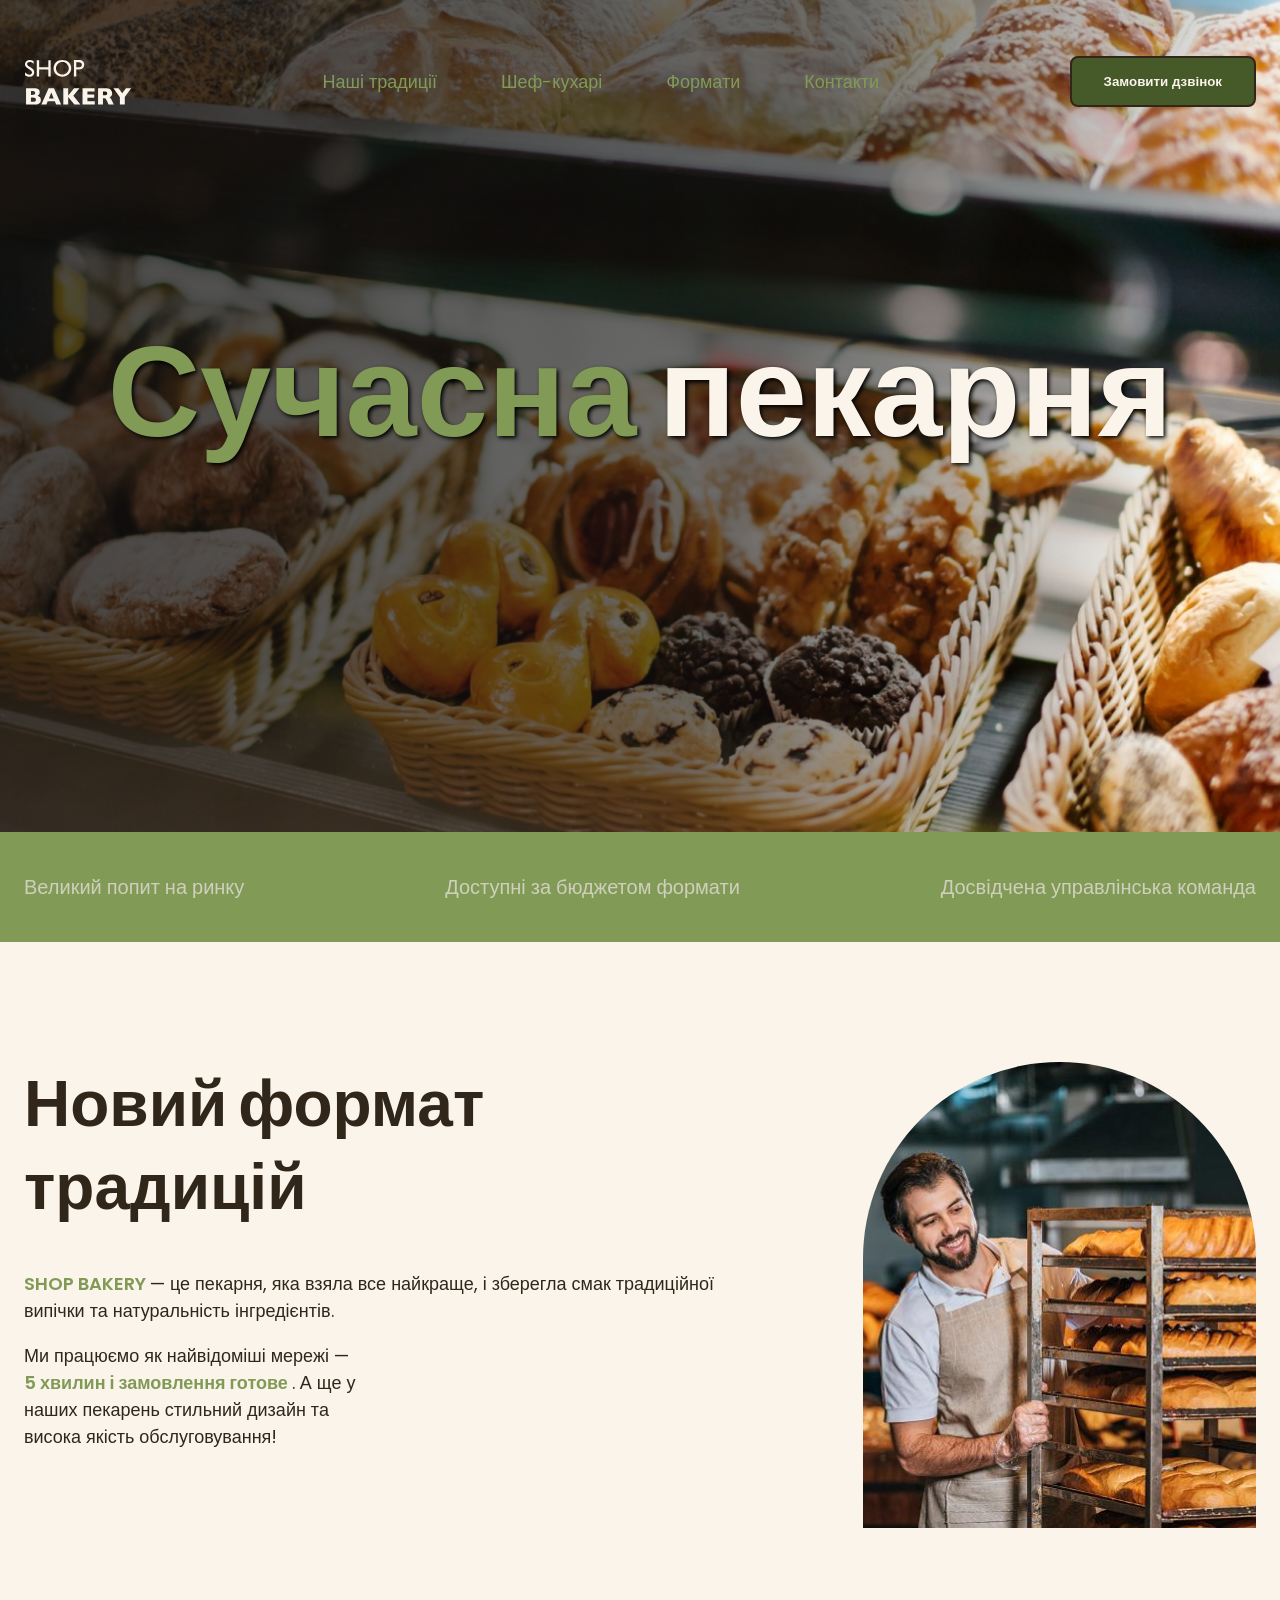
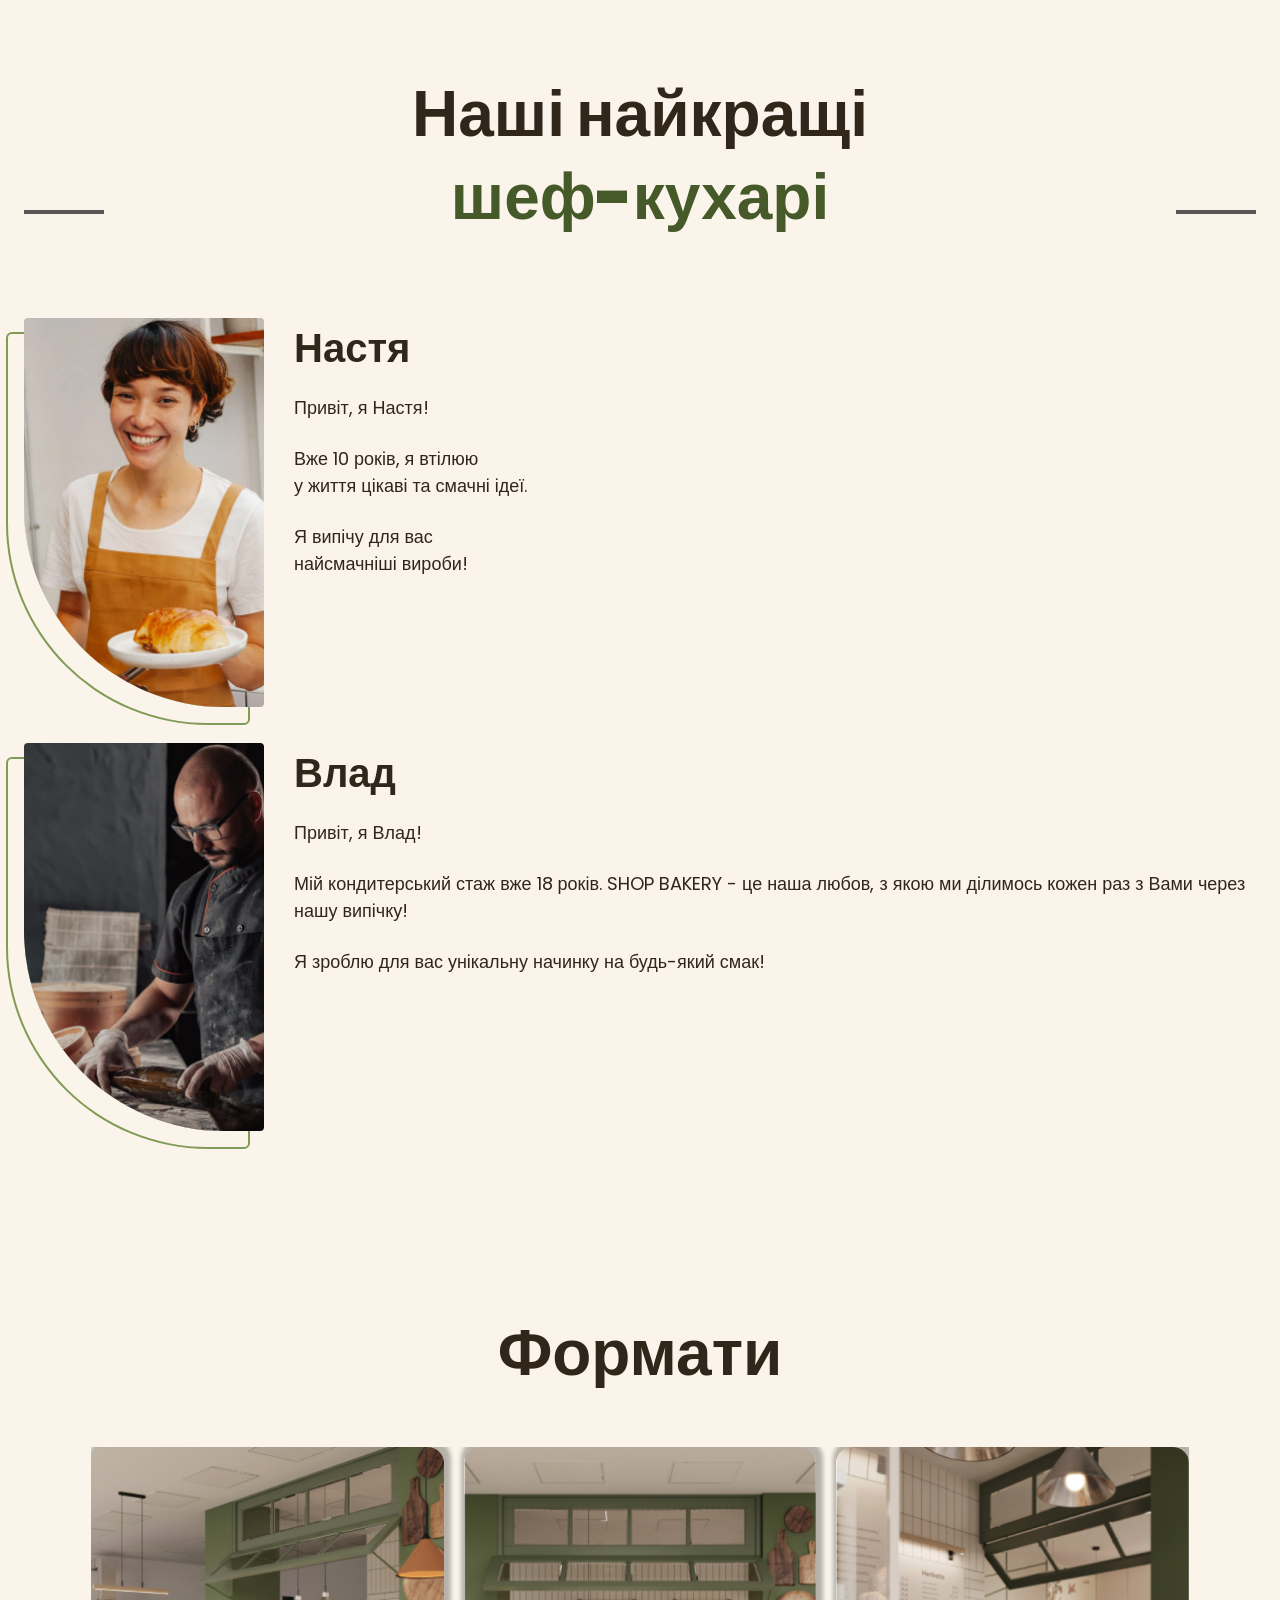
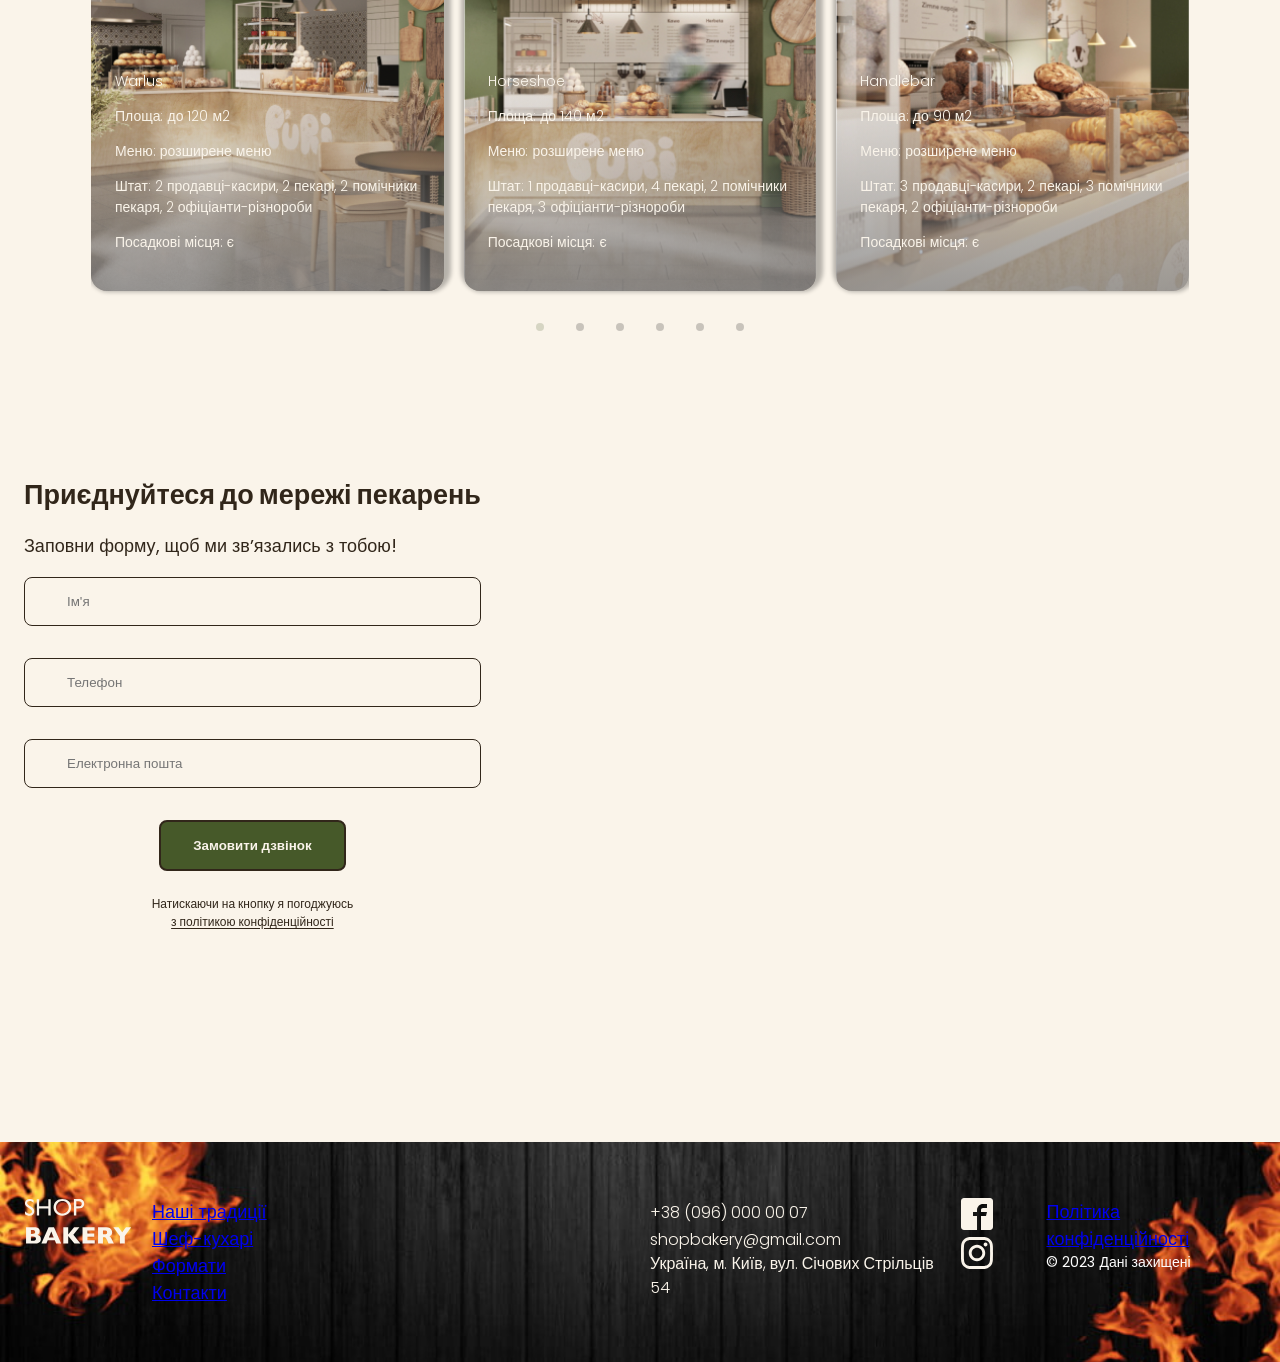
<file: index.html>
<!doctype html>
<html lang="uk">
  <head>
    <meta charset="UTF-8" />
    <meta http-equiv="X-UA-Compatible" content="IE=edge" />
    <meta name="viewport" content="width=device-width, initial-scale=1.0" />
    <title>Сучасна пекарня</title>
    <link
      rel="stylesheet"
      href="https://cdn.jsdelivr.net/npm/swiper@11/swiper-bundle.min.css"
    />
    <link rel="stylesheet" href="./css/main.min.css" />
  </head>
  <body>
    <header class="header">
      <div class="container">
        <div class="header__container">
          <nav class="header__nav">
            <a href="/">
              <img src="./images/logo.svg" alt="Логотип" />
            </a>
            <ul class="header__menu">
              <li>
                <a class="link" href="#traditions-section">Наші традиції</a>
              </li>
              <li><a class="link" href="#chefs-section">Шеф-кухарі</a></li>
              <li><a class="link" href="#forms">Формати</a></li>
              <li><a class="link" href="#contacts">Контакти</a></li>
            </ul>
          </nav>
          <button class="header__button button modal-btn-open" type="button">
            Замовити дзвінок
          </button>
          <button class="header__burger menu-btn-open" type="button">
            <svg class="address-icon" width="32" height="32">
              <use href="./images/menu.svg"></use>
            </svg>
          </button>
          <div class="mobile-menu">
            <button class="mobile-menu__btn-close menu-btn-close" type="button">
              Close
            </button>
          </div>
        </div>
      </div>
    </header>

    <main>
      <section class="hero-section">
        <div class="container">
          <h1 class="hero-section__title">
            <span class="text-brand">Сучасна</span> пекарня
          </h1>
          <button
            class="hero-section__button button modal-btn-open"
            type="button"
          >
            Замовити дзвінок
          </button>
        </div>
      </section>

      <section class="advantages-section" id="advantages-section">
        <div class="container">
          <h2 class="visually-hidden">Наші переваги</h2>
          <ul class="advantages-section__list">
            <li class="advantages-section__item">Великий попит на ринку</li>
            <li class="advantages-section__item">
              Доступні за бюджетом формати
            </li>
            <li class="advantages-section__item">
              Досвідчена управлінська команда
            </li>
          </ul>
        </div>
      </section>

      <section class="traditions-section section" id="traditions-section">
        <div class="container">
          <div class="traditions-section__container">
            <div class="traditions-section__content">
              <h2 class="traditions-section__title section__title">
                Новий формат традицій
              </h2>
              <p>
                <span class="text-brand text-bold text-uppercase">
                  shop bakery
                </span>
                — це пекарня, яка взяла все найкраще, і зберегла смак
                традиційної випічки та натуральність інгредієнтів.
              </p>
              <p
                class="traditions-section__text traditions-section__text--limited"
              >
                Ми працюємо як найвідоміші мережі —
                <span class="text-brand text-bold">
                  5 хвилин і замовлення готове
                </span>
                . А ще у наших пекарень стильний дизайн та висока якість
                обслуговування!
              </p>
            </div>
            <img
              class="traditions-section__image"
              src="./images/baker-man.jpg"
              alt="Пекар"
            />
          </div>
        </div>
      </section>

      <section class="chef-section section" id="chefs-section">
        <div class="container">
          <h2
            class="chef-section__title section__title section__title--centered"
          >
            Наші найкращі <br />
            <span class="text-brand-dark">шеф-кухарі</span>
          </h2>
          <ul class="chef-section__list">
            <li class="chef-section__item">
              <article class="chef-card">
                <img
                  class="chef-card__img"
                  src="./images/nastya-chef.jpg"
                  alt="Настя"
                />
                <div>
                  <h3 class="chef-card__title">Настя</h3>
                  <p class="chef-card__text">Привіт, я Настя!</p>
                  <p class="chef-card__text">
                    Вже 10 років, я втілюю <br />
                    у життя цікаві та смачні ідеї.
                  </p>
                  <p class="chef-card__text">
                    Я випічу для вас <br />
                    найсмачніші вироби!
                  </p>
                </div>
              </article>
            </li>
            <li class="chef-section__item">
              <article class="chef-card">
                <img
                  class="chef-card__img"
                  src="./images/vlad-chef.jpg"
                  alt="Влад"
                />
                <div>
                  <h3 class="chef-card__title">Влад</h3>
                  <p class="chef-card__text">Привіт, я Влад!</p>
                  <p class="chef-card__text">
                    Мій кондитерський стаж вже 18 років. SHOP BAKERY - це наша
                    любов, з якою ми ділимось кожен раз з Вами через нашу
                    випічку!
                  </p>
                  <p class="chef-card__text">
                    Я зроблю для вас унікальну начинку на будь-який смак!
                  </p>
                </div>
              </article>
            </li>
          </ul>
        </div>
      </section>

      <section class="formats-section section" id="forms">
        <div class="container">
          <h2
            class="formats-section__title section__title section__title--centered"
          >
            Формати
          </h2>
          <div class="formats-section__slider">
            <button
              class="formats-section__button carousel-button prev"
              type="button"
            >
              <svg width="32" height="32">
                <use href="./images/circle-left.svg"></use>
              </svg>
            </button>
            <div class="formats-section__container swiper">
              <ul class="formats-section__list swiper-wrapper">
                <li class="swiper-slide">
                  <article class="format-card">
                    <img
                      class="format-card__image"
                      src="./images/walrus-format.jpg"
                      alt="Warlus format"
                    />
                    <h3 class="format-card__title" lang="en">Warlus</h3>
                    <div class="format-card__text">
                      <p>Площа: до 120 м2</p>
                      <p>Меню: розширене меню</p>
                      <p>
                        Штат: 2 продавці-касири, 2 пекарі, 2 помічники пекаря, 2
                        офіціанти-різнороби
                      </p>
                      <p>Посадкові місця: є</p>
                    </div>
                  </article>
                </li>
                <li class="swiper-slide">
                  <article class="format-card">
                    <img
                      class="format-card__image"
                      src="./images/horseshoe-format.jpg"
                      alt="Horseshoe format"
                    />
                    <h3 class="format-card__title" lang="en">Horseshoe</h3>
                    <div class="format-card__text">
                      <p>Площа: до 140 м2</p>
                      <p>Меню: розширене меню</p>
                      <p>
                        Штат: 1 продавці-касири, 4 пекарі, 2 помічники пекаря, 3
                        офіціанти-різнороби
                      </p>
                      <p>Посадкові місця: є</p>
                    </div>
                  </article>
                </li>
                <li class="swiper-slide">
                  <article class="format-card">
                    <img
                      class="format-card__image"
                      src="./images/handlebar-format.jpg"
                      alt="Handlebar format"
                    />
                    <h3 class="format-card__title" lang="en">Handlebar</h3>
                    <div class="format-card__text">
                      <p>Площа: до 90 м2</p>
                      <p>Меню: розширене меню</p>
                      <p>
                        Штат: 3 продавці-касири, 2 пекарі, 3 помічники пекаря, 2
                        офіціанти-різнороби
                      </p>
                      <p>Посадкові місця: є</p>
                    </div>
                  </article>
                </li>
                <li class="swiper-slide">
                  <article class="format-card">
                    <img
                      class="format-card__image"
                      src="./images/walrus-format.jpg"
                      alt="Warlus format"
                    />
                    <h3 class="format-card__title" lang="en">Warlus</h3>
                    <div class="format-card__text">
                      <p>Площа: до 120 м2</p>
                      <p>Меню: розширене меню</p>
                      <p>
                        Штат: 2 продавці-касири, 2 пекарі, 2 помічники пекаря, 2
                        офіціанти-різнороби
                      </p>
                      <p>Посадкові місця: є</p>
                    </div>
                  </article>
                </li>
                <li class="swiper-slide">
                  <article class="format-card">
                    <img
                      class="format-card__image"
                      src="./images/horseshoe-format.jpg"
                      alt="Horseshoe format"
                    />
                    <h3 class="format-card__title" lang="en">Horseshoe</h3>
                    <div class="format-card__text">
                      <p>Площа: до 140 м2</p>
                      <p>Меню: розширене меню</p>
                      <p>
                        Штат: 1 продавці-касири, 4 пекарі, 2 помічники пекаря, 3
                        офіціанти-різнороби
                      </p>
                      <p>Посадкові місця: є</p>
                    </div>
                  </article>
                </li>
                <li class="swiper-slide">
                  <article class="format-card">
                    <img
                      class="format-card__image"
                      src="./images/handlebar-format.jpg"
                      alt="Handlebar format"
                    />
                    <h3 class="format-card__title" lang="en">Handlebar</h3>
                    <div class="format-card__text">
                      <p>Площа: до 90 м2</p>
                      <p>Меню: розширене меню</p>
                      <p>
                        Штат: 3 продавці-касири, 2 пекарі, 3 помічники пекаря, 2
                        офіціанти-різнороби
                      </p>
                      <p>Посадкові місця: є</p>
                    </div>
                  </article>
                </li>
              </ul>
              <div class="pagination">
                <span class="pagination__button"></span>
                <span class="pagination__button"></span>
                <span class="pagination__button"></span>
                <span class="pagination__button"></span>
              </div>
            </div>
            <button
              class="formats-section__button carousel-button next"
              type="button"
            >
              <svg width="32" height="32">
                <use href="./images/circle-right.svg"></use>
              </svg>
            </button>
          </div>
        </div>
      </section>

      <section class="contact-section section" id="contact-section">
        <div class="container">
          <div class="contact-section__container">
            <div class="contact-section__form">
              <h2 class="contact-section__title">
                Приєднуйтеся до мережі пекарень
              </h2>
              <p>Заповни форму, щоб ми звʼязались з тобою!</p>
              <form name="contact-form" autocomplete="off" novalidate>
                <div class="contact-section__form-field input">
                  <input
                    class="input__control"
                    type="text"
                    id="user-name"
                    name="user-name"
                    placeholder="Ім'я"
                  />
                  <label class="input__label visually-hidden" for="user-name">
                    Ім'я
                  </label>
                </div>
                <div class="contact-section__form-field input">
                  <input
                    class="input__control"
                    type="tel"
                    id="user-tel"
                    name="user-tel"
                    placeholder="Телефон"
                  />
                  <label class="input__label visually-hidden" for="user-tel"
                    >Телефон</label
                  >
                </div>
                <div class="contact-section__form-field input">
                  <input
                    class="input__control"
                    type="email"
                    id="user-email"
                    name="user-email"
                    placeholder="Електронна пошта"
                  />
                  <label class="input__label visually-hidden" for="user-email"
                    >Електронна пошта</label
                  >
                </div>
                <button class="contact-section__button button" type="submit">
                  Замовити дзвінок
                </button>
                <p class="form-terms">
                  Натискаючи на кнопку я погоджуюсь
                  <a class="form-terms__link" href="#"
                    >з політикою конфіденційності</a
                  >
                </p>
              </form>
            </div>
            <iframe
              class="contact-section__map"
              src="https://www.google.com/maps/embed?pb=!1m18!1m12!1m3!1d2540.1640209120496!2d30.491323200000004!3d50.4566703!2m3!1f0!2f0!3f0!3m2!1i1024!2i768!4f13.1!3m3!1m2!1s0x40d4ce637c006b2d%3A0xaf86385f19996ff0!2z0YPQuy4g0KHQtdGH0LXQstGL0YUg0KHRgtGA0LXQu9GM0YbQvtCyLCA1NCwg0JrQuNC10LIsINCj0LrRgNCw0LjQvdCwLCAwMjAwMA!5e0!3m2!1sru!2spl!4v1762355913736!5m2!1sru!2spl"
              allowfullscreen=""
              loading="lazy"
              referrerpolicy="no-referrer-when-downgrade"
            >
            </iframe>
          </div>
        </div>
      </section>
    </main>

    <footer class="footer">
      <div class="container">
        <div class="footer__container">
          <nav class="footer__nav">
            <div class="footer__logo">
              <a href="./index.html">
                <img src="./images/logo.svg" alt="Логотип" />
              </a>
            </div>
            <ul class="footer__menu">
              <li><a href="#traditions-section">Наші традиції</a></li>
              <li><a href="#chefs-section">Шеф-кухарі</a></li>
              <li><a href="#forms">Формати</a></li>
              <li><a href="#contacts">Контакти</a></li>
            </ul>
          </nav>
          <address class="footer__address" id="contacts">
            <ul class="footer-list">
              <li>
                <a class="adress-link" href="tel:+380960000007"
                  >+38 (096) 000 00 07</a
                >
              </li>
              <li>
                <a class="adress-link" href="mailto:shopbakery@gmail.com"
                  >shopbakery@gmail.com</a
                >
              </li>
              <li>
                <a class="adress-link" href="#" target="_blank">
                  Україна, м. Київ, вул. Січових Стрільців 54
                </a>
              </li>
            </ul>
            <div>
              <a href="#">
                <svg class="address-icon" width="32" height="32">
                  <use href="./images/sprites.svg#icon-facebook2"></use></svg
              ></a>
              <a href="#">
                <svg class="address-icon" width="32" height="32">
                  <use href="./images/sprites.svg#icon-instagram"></use></svg
              ></a>
            </div>
            <div class="address-info">
              <a class="address-link" href="#" target="_blank"
                >Політика конфіденційності</a
              >
              <p class="adress-copy">&copy; 2023 Дані захищені</p>
            </div>
          </address>
        </div>
      </div>
    </footer>

    <div class="backdrop is-hidden">
      <div class="modal-container"></div>
      <div class="modal">
        <button class="modal-btn-close" type="button">Close</button>
        <h2>Замовити дзвінок</h2>
        <p>Запишіть заявку та наш спеціаліст звʼяжеться з Вами!</p>
        <form name="modal-form" autocomplete="off">
          <div class="form-field input">
            <label class="input__control visually-hidden" for="user-name"
              >Ім'я</label
            >
            <input
              class="input__control"
              type="text"
              id="user-name"
              name="user-name"
              placeholder="Ім'я*"
              required
              minlength="2"
              maxlength="16"
            />
          </div>
          <div class="form-field input">
            <label class="input__control visually-hidden" for="user-tel"
              >Телефон</label
            >
            <input
              class="input__control"
              type="tel"
              name="user-tel"
              id="user-tel"
              placeholder="Телефон"
              required
              pattern="^\+[0-9]{12}"
            />
          </div>
          <div class="form-field input">
            <label class="input__control visually-hidden" for="user-email"
              >Електронна пошта</label
            >
            <input
              class="input__control"
              type="email"
              name="user-email"
              id="user-email"
              placeholder="Електронна пошта*"
              required
              minlength="5"
              maxlength="20"
            />
          </div>
          <button class="modal__button button" type="submit">
            Замовити дзвінок
          </button>
          <p class="form-terms">
            Натискаючи на кнопку я погоджуюсь
            <a class="form-terms__link" href="#"
              >з політикою конфіденційності</a
            >
          </p>
        </form>
      </div>
    </div>

    <script src="https://cdn.jsdelivr.net/npm/swiper@11/swiper-bundle.min.js"></script>
    <script src="./js/formats-slider.js"></script>
    <script src="./js/mobile-menu.js"></script>
    <script src="./js/modal.js"></script>
  </body>
</html>
</file>
<file: css/main.min.css>
@font-face{font-display:swap;font-family:"Poppins";font-style:normal;font-weight:300;src:url("../fonts/poppins-v24-latin-300.woff2") format("woff2")}@font-face{font-display:swap;font-family:"Poppins";font-style:normal;font-weight:400;src:url("../fonts/poppins-v24-latin-regular.woff2") format("woff2")}@font-face{font-display:swap;font-family:"Poppins";font-style:normal;font-weight:600;src:url("../fonts/poppins-v24-latin-600.woff2") format("woff2")}@font-face{font-display:swap;font-family:"Poppins";font-style:normal;font-weight:900;src:url("../fonts/poppins-v24-latin-900.woff2") format("woff2")}:root{--color-primary-dark: #31261a;--color-primary-light: #faf4ea;--color-secondary-dark: #a28268;--color-brand-dark: #465929;--color-brand-normal: #819b57;--color-brand-light: #cfcfbc}*,* ::before,* ::after{-webkit-box-sizing:border-box;box-sizing:border-box}body{color:var(--color-primary-dark);background-color:var(--color-primary-light);font-family:"Poppins",sans-serif;font-size:16px;font-weight:300;line-height:1.5;margin:0}@media screen and (min-width: 768px){body{font-size:18px;font-weight:400}}h1,h2,h3,h4,h5,h6,p{margin-top:0}img{display:block;max-width:100%;height:auto;-o-object-fit:cover;object-fit:cover}*{-webkit-box-sizing:border-box;box-sizing:border-box}address{font-style:normal}a{display:inline-block}ul{margin:0;padding:0;list-style-type:none}.text-brand{color:var(--color-brand-normal)}.text-brand-dark{color:var(--color-brand-dark)}.text-bold{font-weight:600}.text-uppercase{text-transform:uppercase}.visually-hidden{position:absolute;left:-10000px;top:auto;width:1px;height:1px;overflow:hidden}.hidden{position:absolute;left:-10000px;top:auto;width:1px;height:1px;overflow:hidden}.header{position:absolute;padding-top:32px;left:0;width:100%;padding-top:16px}@media screen and (min-width: 1280px){.header{padding-top:32px}}.header__container{display:-webkit-box;display:-ms-flexbox;display:flex;-webkit-box-align:center;-ms-flex-align:center;align-items:center;gap:40px}.header__menu{display:none}@media screen and (min-width: 1280px){.header__menu{display:-webkit-box;display:-ms-flexbox;display:flex;gap:64px;-webkit-box-flex:1;-ms-flex-positive:1;flex-grow:1;-webkit-box-pack:center;-ms-flex-pack:center;justify-content:center}}.header__button{display:none}@media screen and (min-width: 1280px){.header__button{display:block}}.header__burger{background-color:rgba(0,0,0,0);border:none;width:32px;height:32px;padding:0}@media screen and (min-width: 1280px){.header__burger{display:none}}.header__nav{display:-webkit-box;display:-ms-flexbox;display:flex;-webkit-box-flex:1;-ms-flex-positive:1;flex-grow:1;-webkit-box-align:center;-ms-flex-align:center;align-items:center;gap:40px}.hero-section{padding:124px 0;background-image:linear-gradient(102.76deg, rgba(18, 18, 17, 0.78) 2.03%, rgba(18, 18, 17, 0.6) 58.46%, rgba(18, 18, 17, 0) 90.36%),url("../images/backgrnd.jpg");background-repeat:no-repeat;background-position:center top;background-size:cover}@media screen and (min-width: 768px){.hero-section{padding:272px 0}}.hero-section__title{margin-bottom:48px;color:var(--color-primary-light);text-align:center;text-shadow:2px 2px 4px #000;font-size:48px;line-height:1;font-weight:900}@media screen and (min-width: 768px){.hero-section__title{font-size:128px;line-height:1.5}}.hero-section__button{display:block;margin:0 auto}@media screen and (min-width: 1280px){.hero-section__button{display:none}}.advantages-section{padding:16px 0}@media screen and (min-width: 768px){.advantages-section{background-color:var(--color-brand-normal)}}.advantages-section__list{display:-webkit-box;display:-ms-flexbox;display:flex;-webkit-box-orient:vertical;-webkit-box-direction:normal;-ms-flex-direction:column;flex-direction:column;gap:16px;padding:24px 40px;background-color:var(--color-brand-light);border-radius:24px}@media screen and (min-width: 768px){.advantages-section__list{-webkit-box-pack:justify;-ms-flex-pack:justify;justify-content:space-between;-webkit-box-orient:horizontal;-webkit-box-direction:normal;-ms-flex-direction:row;flex-direction:row;gap:40px;background-color:rgba(0,0,0,0);border-radius:0;padding:0}}.advantages-section__item{font-weight:300;font-size:14px}@media screen and (min-width: 768px){.advantages-section__item{color:var(--color-brand-light);font-size:20px}}.section{padding:20px 0}@media screen and (min-width: 768px){.section{padding:48px 0}}.section__title{font-size:32px;font-weight:900;line-height:1.5;color:var(--color-primary-dark)}.section__title--centered{text-align:center}@media screen and (min-width: 768px){.section__title{font-size:64px;line-height:1.3}}.traditions-section{padding-top:40px}@media screen and (min-width: 768px){.traditions-section{padding-top:96px}}.traditions-section__title{margin-bottom:42px}.traditions-section__container{display:-webkit-box;display:-ms-flexbox;display:flex;-webkit-box-align:start;-ms-flex-align:start;align-items:flex-start;-webkit-box-pack:justify;-ms-flex-pack:justify;justify-content:space-between;gap:40px}.traditions-section__content{max-width:710px}.traditions-section__text--limited{max-width:340px}.traditions-section__image{display:none;border-radius:400px 400px 0px 0px}@media screen and (min-width: 768px){.traditions-section__image{display:block}}.container{width:100%;max-width:1288px;margin:0 auto;padding:24px}.chef-section__title{position:relative;margin:0 auto 24px;gap:30px}@media screen and (min-width: 1280px){.chef-section__title{margin-bottom:80px}}.chef-section__title::before,.chef-section__title::after{display:none;position:absolute;width:352px;border:2px solid #5c5555;content:"";bottom:24px}@media screen and (min-width: 768px){.chef-section__title::before,.chef-section__title::after{display:none;position:absolute;width:80px;border:2px solid #5c5555;content:"";bottom:24px}}@media screen and (min-width: 768px)and (min-width: 1280px){.chef-section__title::before,.chef-section__title::after{display:block}}@media screen and (min-width: 768px){.chef-section__title::before{left:0}.chef-section__title::after{right:0}}.chef-section__title__list{display:-webkit-box;display:-ms-flexbox;display:flex;-webkit-box-orient:vertical;-webkit-box-direction:normal;-ms-flex-direction:column;flex-direction:column;gap:20px}@media screen and (min-width: 768px){.chef-section__title__list{-webkit-box-orient:horizontal;-webkit-box-direction:normal;-ms-flex-direction:row;flex-direction:row;gap:40px 30px}}@media screen and (min-width: 768px){.chef-section__title__item{-ms-flex-preferred-size:calc(100% - 15px);flex-basis:calc(100% - 15px)}}.formats-section__slider{display:-webkit-box;display:-ms-flexbox;display:flex;-webkit-box-align:center;-ms-flex-align:center;align-items:center;gap:32px}.formats-section__container{overflow:hidden}.formats-section__list{margin-bottom:32px}.formats-section__slider .formats-section__button{display:none}@media screen and (min-width: 768px){.formats-section__slider .formats-section__button{display:-webkit-box;display:-ms-flexbox;display:flex}}.contact-section__container{display:-webkit-box;display:-ms-flexbox;display:flex;-webkit-box-orient:vertical;-webkit-box-direction:normal;-ms-flex-direction:column;flex-direction:column;gap:24px}@media screen and (min-width: 768px){.contact-section__container{-webkit-box-orient:horizontal;-webkit-box-direction:normal;-ms-flex-direction:row;flex-direction:row;gap:32px}}.contact-section__map{-ms-flex-negative:0;flex-shrink:0;height:176px;margin:0 -24px;border:none;border-radius:32px}@media screen and (min-width: 768px){.contact-section__map{margin:auto;width:320px;height:500px}}@media screen and (min-width: 1280px){.contact-section__map{width:600px;height:595px}}.contact-section__form-field{margin-bottom:32px}.contact-section__button{display:block;margin:0 auto 24px}.contact-section__title{margin-bottom:16px}.footer{padding:32px 0;text-align:center}@media screen and (min-width: 768px){.footer{text-align:left}}.footer__container{display:-webkit-box;display:-ms-flexbox;display:flex;gap:20px}@media screen and (min-width: 768px){.footer__container{-webkit-box-orient:horizontal;-webkit-box-direction:normal;-ms-flex-direction:row;flex-direction:row;-ms-flex-preferred-size:50%;flex-basis:50%}}.footer__nav,.footer__address{-webkit-box-orient:vertical;-webkit-box-direction:normal;-ms-flex-direction:column;flex-direction:column;display:-webkit-box;display:-ms-flexbox;display:flex;gap:20px}@media screen and (min-width: 768px){.footer__nav,.footer__address{-webkit-box-orient:horizontal;-webkit-box-direction:normal;-ms-flex-direction:row;flex-direction:row;-ms-flex-preferred-size:50%;flex-basis:50%}}.footer-logo,.footer-menu{-webkit-box-flex:1;-ms-flex-positive:1;flex-grow:1}.footer-logo{margin-top:100px}.footer-contacts,.footer-info{-webkit-box-flex:1;-ms-flex-positive:1;flex-grow:1}.footer{position:relative;background-image:url("../images/footer.jpg");background-repeat:no-repeat;background-position:center;background-size:cover}.address-icon{fill:var(--color-primary-light)}.address-icon:hover{fill:var(--color-brand-normal)}.adress-copy{font-size:14px;color:#fff}.form-terms{margin:0 auto;max-width:220px;font-weight:500;font-size:12px;line-height:1.5;text-align:center}.form-terms__link{color:var(--color-primary-dark);text-underline-offset:2px}.backdrop{position:fixed;top:0;left:0;right:0;bottom:0;display:-webkit-box;display:-ms-flexbox;display:flex;-webkit-box-pack:center;-ms-flex-pack:center;justify-content:center;-webkit-box-align:center;-ms-flex-align:center;align-items:center;padding:20px;background-color:rgba(128,128,128,.7);-webkit-transition:opacity .5s,visibility .5s;transition:opacity .5s,visibility .5s}.backdrop.is-hidden{opacity:0;visibility:hidden;pointer-events:none}.modal{position:relative;width:100%;height:100%;max-width:880px;max-height:880px;padding:48px;background-color:var(--color-primary-light);border-radius:32px;overflow:auto}.modal__button{margin:0 auto 24px}.mobile-menu{position:fixed;top:0;left:0;width:100%;height:100%;background-color:var(--color-primary-light);-webkit-transform:translateX(100%);transform:translateX(100%);-webkit-transition:-webkit-transform .3s;transition:-webkit-transform .3s;transition:transform .3s;transition:transform .3s, -webkit-transform .3s}.mobile-menu.is-open{-webkit-transform:translateX(0);transform:translateX(0)}.mobile-menu__btn-close{position:absolute;top:16px;right:24px}.input{position:relative;margin-bottom:32px}.input__label{left:42px;top:16px;font-size:16px;line-height:1.17;color:var(--color-primary-dark)}.input__control{padding:16px 42px;width:100%;border:1px solid var(--color-primary-dark);border-radius:8px;background-color:rgba(0,0,0,0)}.input__control:focus{border:2px solid;border-color:var(--color-brand-normal);outline:none}.input__control:placeholder{color:var(--color-brand-light);opacity:.8}.input__control:focus::-webkit-input-placeholder{color:var(--color-primary-dark)}.input__control:focus::-moz-placeholder{color:var(--color-primary-dark)}.input__control:focus:-ms-input-placeholder{color:var(--color-primary-dark)}.input__control:focus::-ms-input-placeholder{color:var(--color-primary-dark)}.input__control:focus::placeholder{color:var(--color-primary-dark)}.button{color:var(--color-primary-light);background-color:var(--color-brand-dark);border:2px solid var(--color-primary-dark);border-radius:8px;cursor:pointer;font-weight:600;padding:16px 32px}.button:hover{color:var(--color-primary-dark);background-color:rgba(16,175,64,.2666666667)}.modal-btn-close{position:absolute;top:40px;right:40px}.link{font-size:18;font-weight:400;color:var(--color-brand-normal);text-decoration:none;line-height:27px;-webkit-transition:color .5s;transition:color .5s;-webkit-transition:-webkit-transform .3s;transition:-webkit-transform .3s;transition:transform .3s;transition:transform .3s, -webkit-transform .3s}.link:hover{color:var(--color-primary-light);-webkit-transform:scale(1.1);transform:scale(1.1)}.adress-link{color:var(--color-primary-light);font-size:16px;font-weight:300;text-decoration:none}.adress-link:hover{color:var(--color-brand-normal)}.pagination{display:-webkit-box;display:-ms-flexbox;display:flex;-webkit-box-align:center;-ms-flex-align:center;align-items:center;-webkit-box-pack:center;-ms-flex-pack:center;justify-content:center;gap:24px}.pagination__button{width:12px;height:12px;padding:0;background-color:var(--color-secondary-dark);border-radius:50%}.pagination__button--active{background-color:var(--color-brand-dark)}.chef-card{display:-webkit-box;display:-ms-flexbox;display:flex;-webkit-box-align:start;-ms-flex-align:start;align-items:flex-start;gap:16px;margin-bottom:36px}@media screen and (min-width: 1280px){.chef-card{gap:30px}}.chef-card__img{width:140px;border-radius:4px 4px 4px 200px;-webkit-box-shadow:-16px 16px 0 0 var(--color-primary-light),-16px 16px 0 2px var(--color-brand-normal);box-shadow:-16px 16px 0 0 var(--color-primary-light),-16px 16px 0 2px var(--color-brand-normal)}@media screen and (min-width: 1280px){.chef-card__img{width:240px}}.chef-card__title{font-size:24px;font-weight:600;margin-bottom:16px}@media screen and (min-width: 768px){.chef-card__title{font-size:40px}}.chef-card__text{margin-bottom:24px}.chef-card__text:last-child{margin-bottom:0}@media screen and (min-width: 768px){.chef-card__text{font-size:18px}}.format-card{display:-webkit-box;display:-ms-flexbox;display:flex;-webkit-box-orient:vertical;-webkit-box-direction:normal;-ms-flex-direction:column;flex-direction:column;-webkit-box-pack:end;-ms-flex-pack:end;justify-content:flex-end;position:relative;height:444px;padding:24px;border-radius:16px;-webkit-transition:-webkit-transform .3s;transition:-webkit-transform .3s;transition:transform .3s;transition:transform .3s, -webkit-transform .3s;background-image:-webkit-gradient(linear, left top, left bottom, color-stop(55%, rgba(65, 7, 7, 0)), to(rgba(128, 128, 128, 0.705)));background-image:linear-gradient(180deg, rgba(65, 7, 7, 0) 55%, rgba(128, 128, 128, 0.705) 100%);-webkit-box-shadow:2px -4px 4px 5px rgba(0,0,0,.274);box-shadow:2px -4px 4px 5px rgba(0,0,0,.274);border-radius:16px;transition:transform .3s;overflow:hidden}.format-card__image{position:absolute;inset:0;width:100%;height:100%;-o-object-fit:cover;object-fit:cover;z-index:-1}.format-card__title{color:var(--color-primary-light);font-weight:600;font-size:24px}.format-card__title{font-size:14px;font-weight:300;color:var(--color-primary-light)}.format-card__text{font-weight:300;font-size:14px;color:var(--color-primary-light)}.carousel-button{display:-webkit-box;display:-ms-flexbox;display:flex;-webkit-box-align:center;-ms-flex-align:center;align-items:center;-webkit-box-pack:center;-ms-flex-pack:center;justify-content:center;-ms-flex-negative:0;flex-shrink:0;width:35px;height:35px;margin:auto;padding:0;background-color:rgba(0,0,0,0);border:0;fill:var(--color-primary-dark);cursor:pointer;border-radius:50%}.carousel-button:hover{background-color:var(--color-primary-dark);fill:var(--color-primary-light)}/*# sourceMappingURL=main.min.css.map */
</file>
